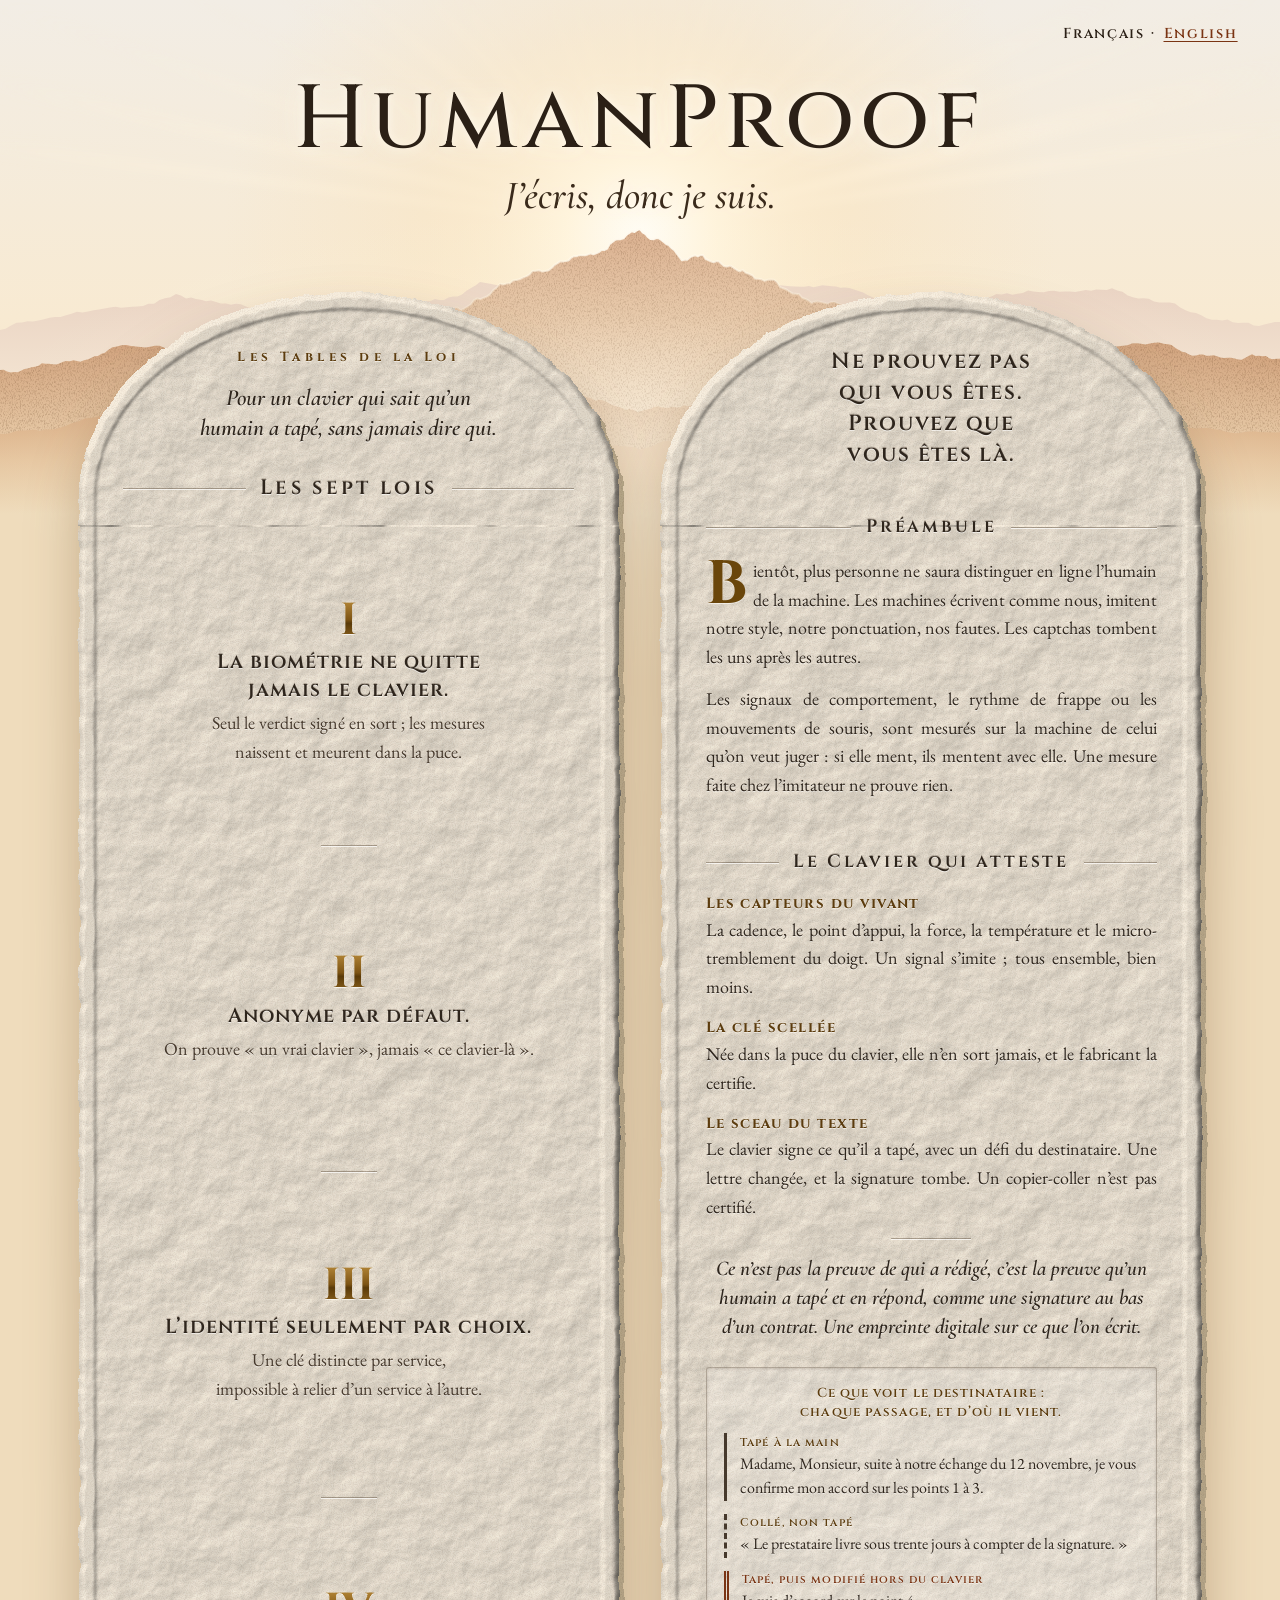
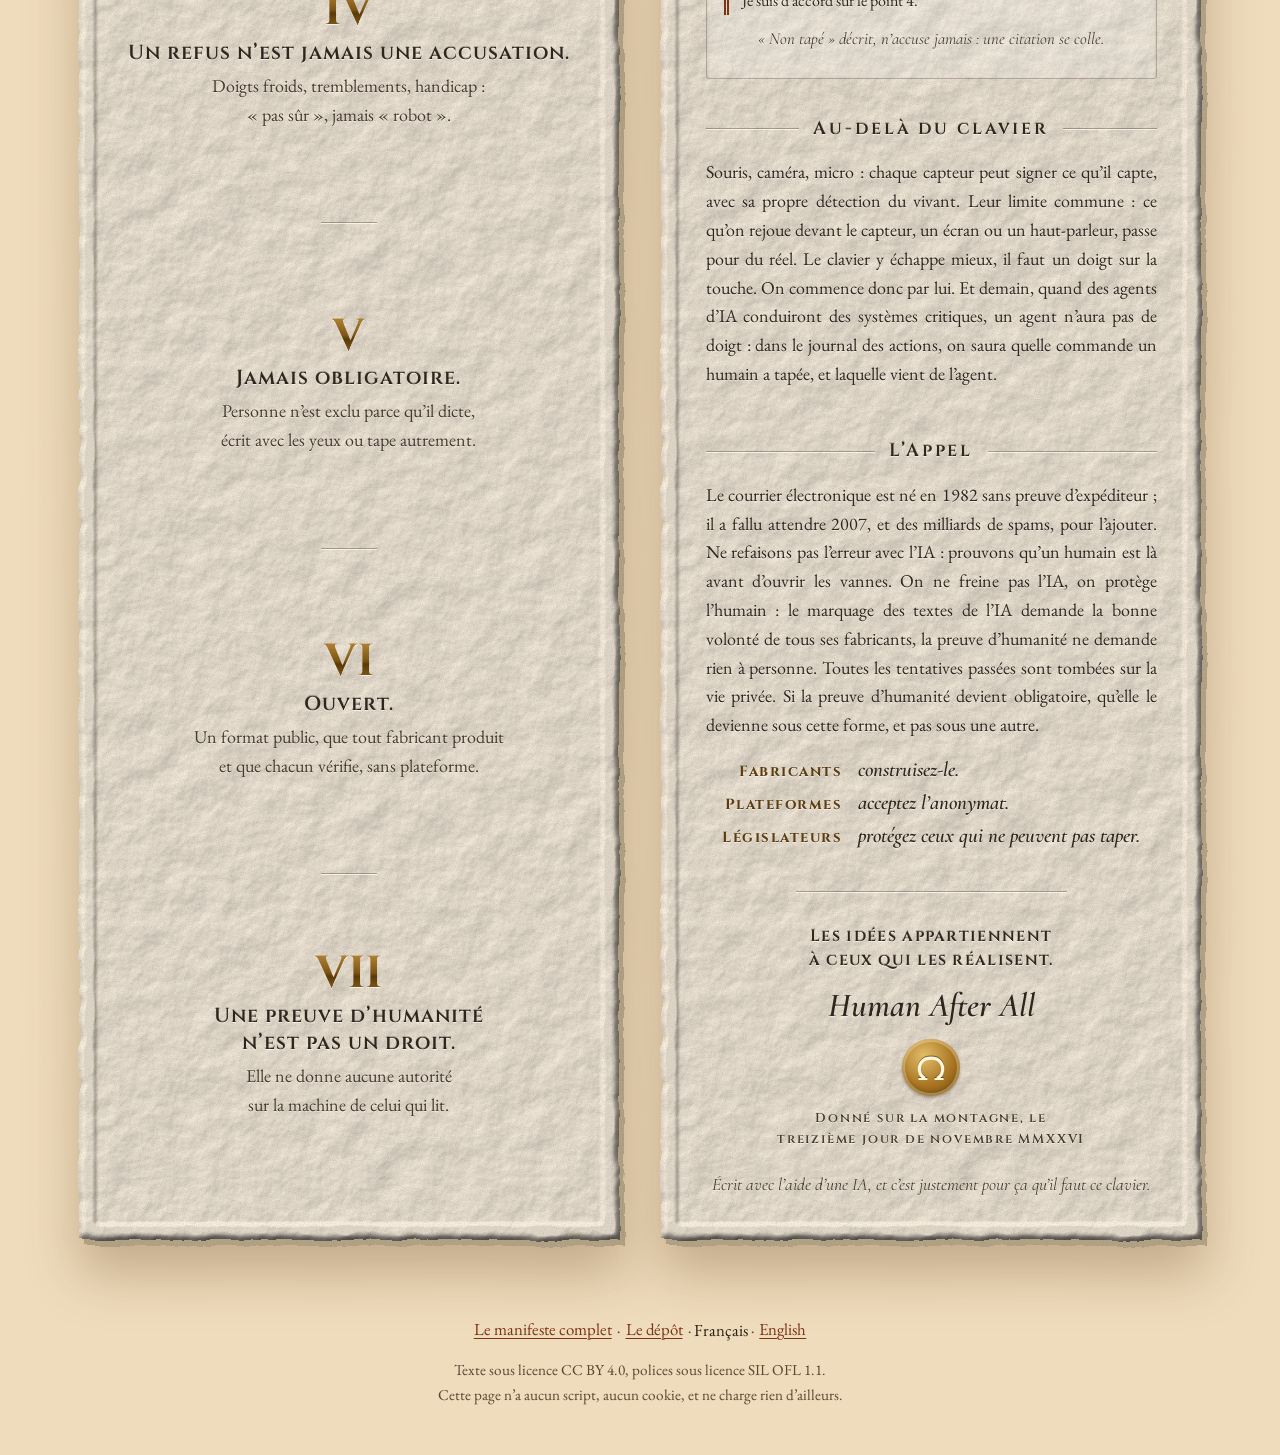
<file: docs/index.html>
<!doctype html>
<html lang="fr">
<head>
  <meta charset="utf-8">
  <meta name="viewport" content="width=device-width, initial-scale=1">
  <meta http-equiv="Content-Security-Policy" content="default-src 'none'; style-src 'self'; font-src 'self'; img-src 'self'; base-uri 'none'; form-action 'none'">
  <meta name="referrer" content="no-referrer">
  <meta name="color-scheme" content="light">
  <title>HumanProof — J’écris, donc je suis</title>
  <meta name="description" content="Manifeste pour un clavier qui sait qu’un humain a tapé, sans jamais dire qui.">
  <meta property="og:title" content="HumanProof — J’écris, donc je suis">
  <meta property="og:description" content="Manifeste pour un clavier qui sait qu’un humain a tapé, sans jamais dire qui.">
  <meta property="og:type" content="website">
  <meta property="og:url" content="https://vpan-utbm.github.io/knock-knock/">
  <meta property="og:image" content="https://vpan-utbm.github.io/knock-knock/banner-fr.png">
  <meta name="twitter:card" content="summary_large_image">
  <link rel="alternate" hreflang="en" href="en.html">
  <link rel="stylesheet" href="style.css">
</head>
<body>
  <header class="sky">
    <nav class="lang"><span aria-current="page">Français</span>&nbsp;· <a href="en.html" hreflang="en" lang="en">English</a></nav>
    <h1>HumanProof</h1>
    <p class="tagline">J’écris, donc je suis.</p>
  </header>

  <main class="tables">
    <div class="tablet tablet-law">
      <div class="field">
        <div class="crown">
          <p class="kicker">Les Tables de la Loi</p>
          <p class="subtitle">Pour un clavier qui sait qu’un humain a tapé, sans jamais dire qui.</p>
        </div>
        <section class="laws" aria-labelledby="h-laws">
          <h2 id="h-laws">Les sept lois</h2>
          <ol>
            <li><span class="num" aria-hidden="true">I</span><span class="law"><span class="visually-hidden">I. </span>La biométrie ne quitte jamais le clavier.</span><span class="gloss-line">Seul le verdict signé en sort ; les mesures naissent et meurent dans la puce.</span></li>
            <li><span class="num" aria-hidden="true">II</span><span class="law"><span class="visually-hidden">II. </span>Anonyme par défaut.</span><span class="gloss-line">On prouve « un vrai clavier », jamais « ce clavier-là ».</span></li>
            <li><span class="num" aria-hidden="true">III</span><span class="law"><span class="visually-hidden">III. </span>L’identité seulement par choix.</span><span class="gloss-line">Une clé distincte par service, impossible à relier d’un service à l’autre.</span></li>
            <li><span class="num" aria-hidden="true">IV</span><span class="law"><span class="visually-hidden">IV. </span>Un refus n’est jamais une accusation.</span><span class="gloss-line">Doigts froids, tremblements, handicap : « pas sûr », jamais « robot ».</span></li>
            <li><span class="num" aria-hidden="true">V</span><span class="law"><span class="visually-hidden">V. </span>Jamais obligatoire.</span><span class="gloss-line">Personne n’est exclu parce qu’il dicte, écrit avec les yeux ou tape autrement.</span></li>
            <li><span class="num" aria-hidden="true">VI</span><span class="law"><span class="visually-hidden">VI. </span>Ouvert.</span><span class="gloss-line">Un format public, que tout fabricant produit et que chacun vérifie, sans plateforme.</span></li>
            <li><span class="num" aria-hidden="true">VII</span><span class="law"><span class="visually-hidden">VII. </span>Une preuve d’humanité n’est pas un droit.</span><span class="gloss-line">Elle ne donne aucune autorité sur la machine de celui qui lit.</span></li>
          </ol>
        </section>
      </div>
    </div>

    <div class="tablet tablet-word">
      <div class="field">
        <div class="crown">
          <p class="slogan"><span>Ne prouvez pas qui vous êtes.</span> <span>Prouvez que vous êtes là.</span></p>
        </div>
        <section aria-labelledby="h-preamble">
          <h2 id="h-preamble">Préambule</h2>
          <p class="lettrine">Bientôt, plus personne ne saura distinguer en ligne l’humain de la machine. Les machines écrivent comme nous, imitent notre style, notre ponctuation, nos fautes. Les captchas tombent les uns après les autres.</p>
          <p>Les signaux de comportement, le rythme de frappe ou les mouvements de souris, sont mesurés sur la machine de celui qu’on veut juger : si elle ment, ils mentent avec elle. Une mesure faite chez l’imitateur ne prouve rien.</p>
        </section>
        <section aria-labelledby="h-keyboard">
          <h2 id="h-keyboard">Le Clavier qui atteste</h2>
          <div class="steles">
            <div class="stele"><h3>Les capteurs du vivant</h3><p>La cadence, le point d’appui, la force, la température et le micro-tremblement du doigt. Un signal s’imite ; tous ensemble, bien moins.</p></div>
            <div class="stele"><h3>La clé scellée</h3><p>Née dans la puce du clavier, elle n’en sort jamais, et le fabricant la certifie.</p></div>
            <div class="stele"><h3>Le sceau du texte</h3><p>Le clavier signe ce qu’il a tapé, avec un défi du destinataire. Une lettre changée, et la signature tombe. Un copier-coller n’est pas certifié.</p></div>
          </div>
          <p class="gloss">Ce n’est pas la preuve de qui a rédigé, c’est la preuve qu’un humain a tapé et en répond, comme une signature au bas d’un contrat. Une empreinte digitale sur ce que l’on écrit.</p>
          <figure class="proofmap">
            <figcaption>Ce que voit le destinataire : chaque passage, et d’où il vient.</figcaption>
            <p class="pm pm-typed"><span class="pm-tag">Tapé à la main</span> Madame, Monsieur, suite à notre échange du 12 novembre, je vous confirme mon accord sur les points 1 à 3.</p>
            <p class="pm pm-pasted"><span class="pm-tag">Collé, non tapé</span> « Le prestataire livre sous trente jours à compter de la signature. »</p>
            <p class="pm pm-altered"><span class="pm-tag">Tapé, puis modifié hors du clavier</span> Je suis d’accord sur le point 4.</p>
            <p class="pm-note">« Non tapé » décrit, n’accuse jamais : une citation se colle.</p>
          </figure>
        </section>
        <section aria-labelledby="h-beyond">
          <h2 id="h-beyond">Au-delà du clavier</h2>
          <p>Souris, caméra, micro : chaque capteur peut signer ce qu’il capte, avec sa propre détection du vivant. Leur limite commune : ce qu’on rejoue devant le capteur, un écran ou un haut-parleur, passe pour du réel. Le clavier y échappe mieux, il faut un doigt sur la touche. On commence donc par lui. Et demain, quand des agents d’IA conduiront des systèmes critiques, un agent n’aura pas de doigt : dans le journal des actions, on saura quelle commande un humain a tapée, et laquelle vient de l’agent.</p>
        </section>
        <section aria-labelledby="h-call">
          <h2 id="h-call">L’Appel</h2>
          <p>Le courrier électronique est né en 1982 sans preuve d’expéditeur ; il a fallu attendre 2007, et des milliards de spams, pour l’ajouter. Ne refaisons pas l’erreur avec l’IA : prouvons qu’un humain est là avant d’ouvrir les vannes. On ne freine pas l’IA, on protège l’humain : le marquage des textes de l’IA demande la bonne volonté de tous ses fabricants, la preuve d’humanité ne demande rien à personne. Toutes les tentatives passées sont tombées sur la vie privée. Si la preuve d’humanité devient obligatoire, qu’elle le devienne sous cette forme, et pas sous une autre.</p>
          <dl class="decree">
            <dt>Fabricants</dt><dd>construisez-le.</dd>
            <dt>Plateformes</dt><dd>acceptez l’anonymat.</dd>
            <dt>Législateurs</dt><dd>protégez ceux qui ne peuvent pas taper.</dd>
          </dl>
        </section>
        <div class="colophon">
          <p class="maxim">Les idées appartiennent à ceux qui les réalisent.</p>
          <p class="signature">Human After All</p>
          <div class="seal" aria-hidden="true"></div>
          <p class="date">Donné sur la montagne, le treizième jour de novembre MMXXVI</p>
          <p class="aveu">Écrit avec l’aide d’une IA, et c’est justement pour ça qu’il faut ce clavier.</p>
        </div>
      </div>
    </div>
  </main>

  <footer class="foot">
    <p class="links"><a href="https://github.com/vpan-utbm/knock-knock/blob/main/MANIFESTE.md">Le manifeste complet</a>&nbsp;· <a href="https://github.com/vpan-utbm/knock-knock">Le dépôt</a>&nbsp;· <span aria-current="page">Français</span>&nbsp;· <a href="en.html" hreflang="en" lang="en">English</a></p>
    <p class="fine">Texte sous licence CC BY 4.0, polices sous licence SIL OFL 1.1. Cette page n’a aucun script, aucun cookie, et ne charge rien d’ailleurs.</p>
  </footer>
</body>
</html>
</file>
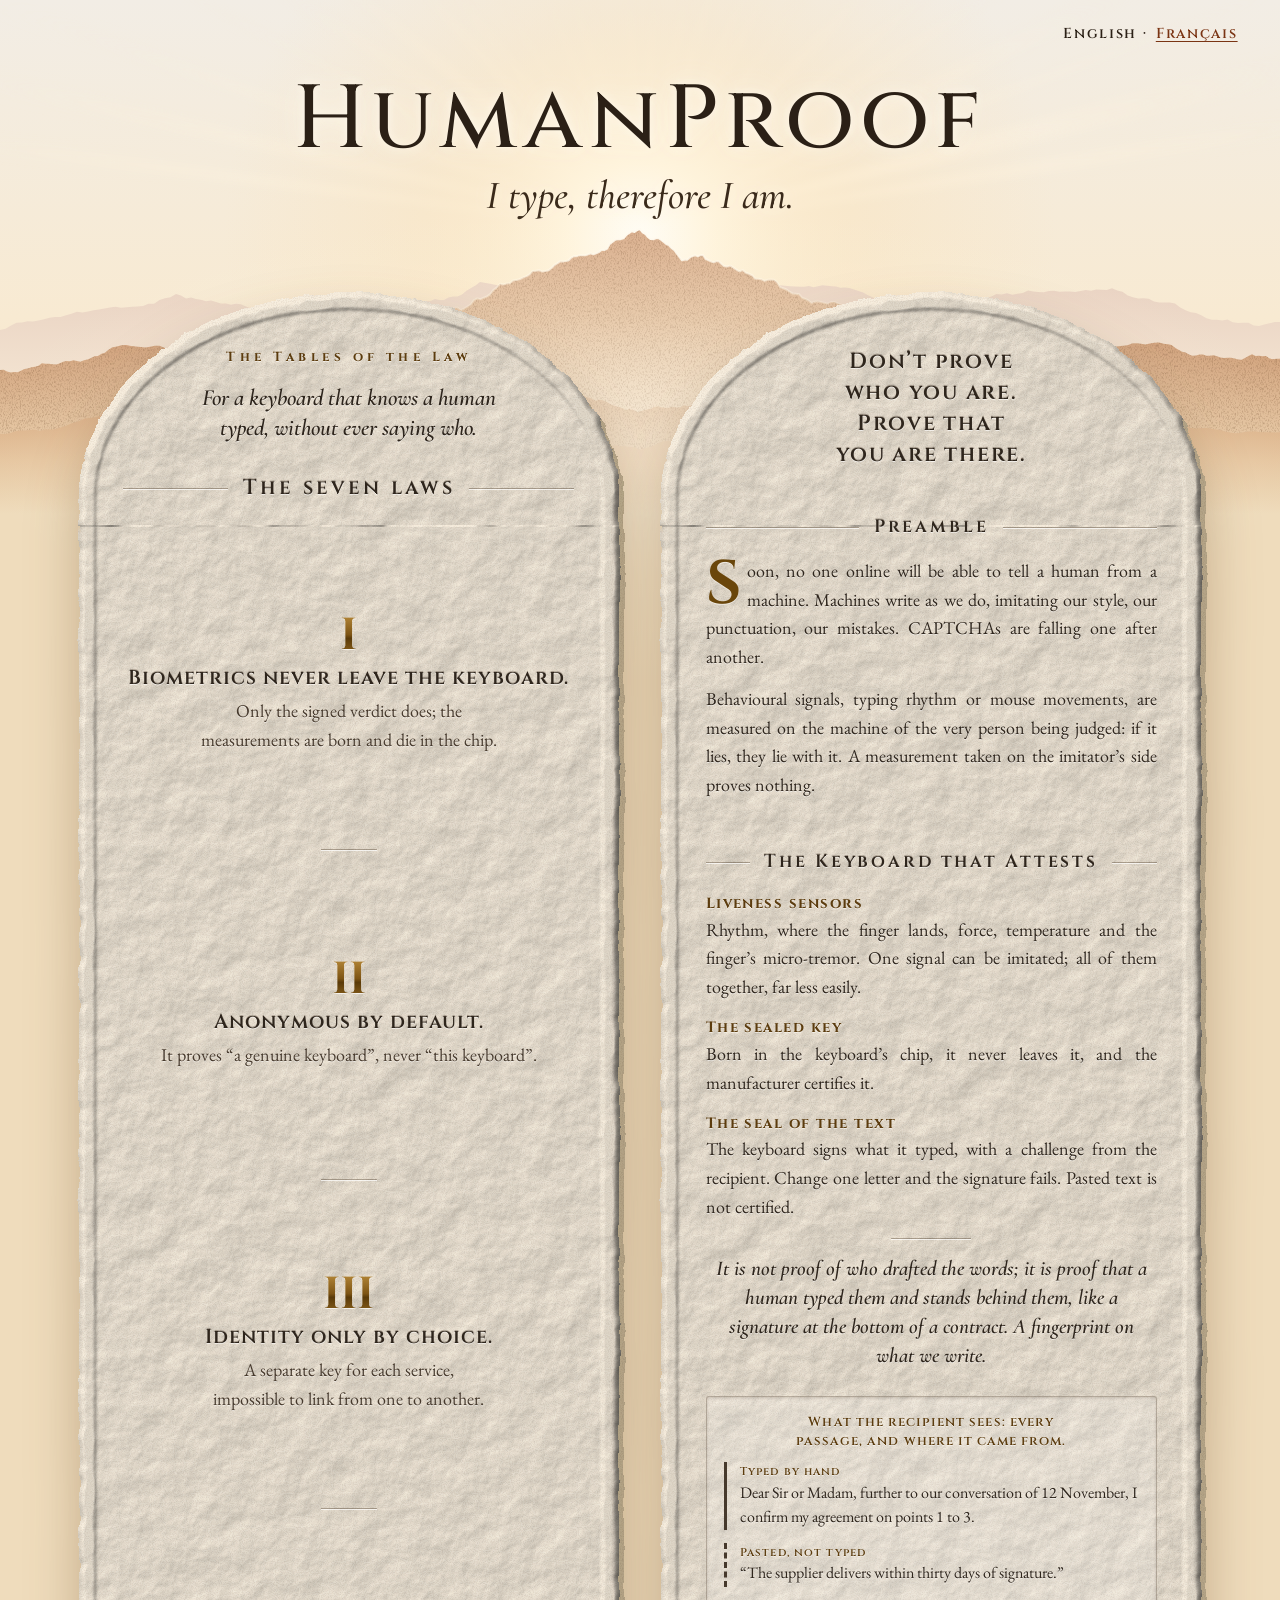
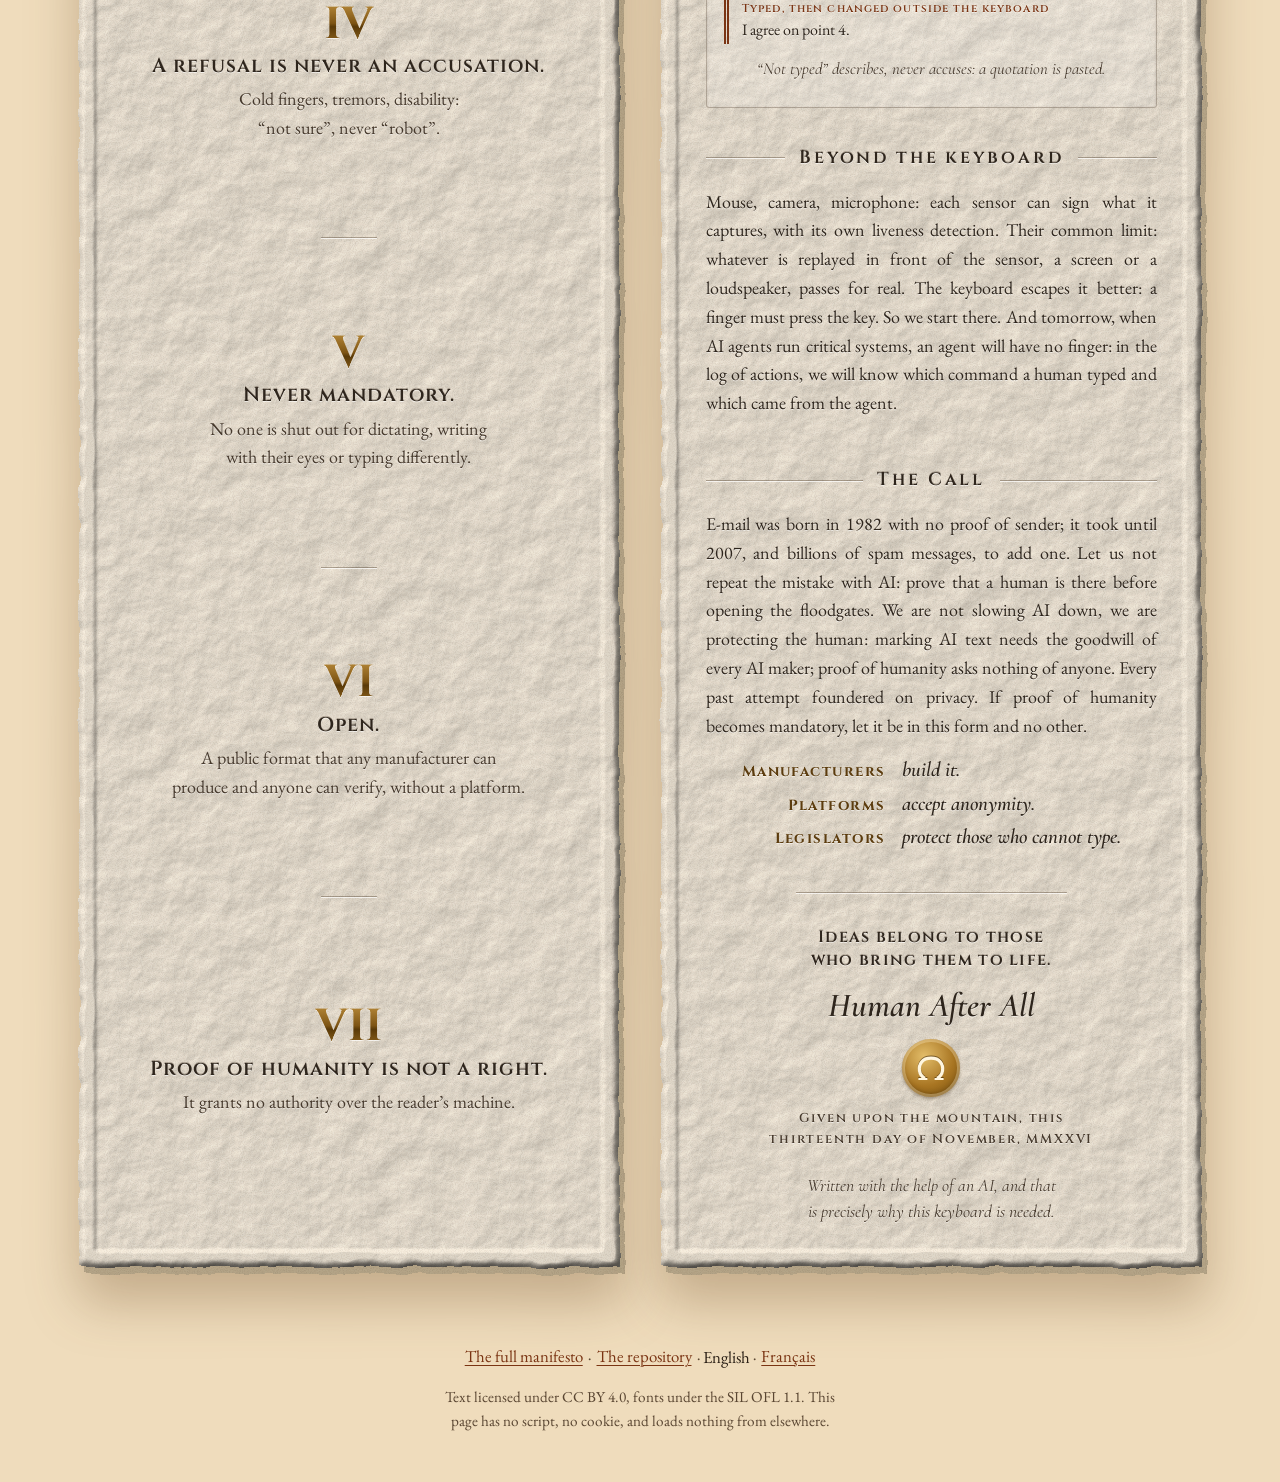
<file: docs/en.html>
<!doctype html>
<html lang="en-GB">
<head>
  <meta charset="utf-8">
  <meta name="viewport" content="width=device-width, initial-scale=1">
  <meta http-equiv="Content-Security-Policy" content="default-src 'none'; style-src 'self'; font-src 'self'; img-src 'self'; base-uri 'none'; form-action 'none'">
  <meta name="referrer" content="no-referrer">
  <meta name="color-scheme" content="light">
  <title>HumanProof — I type, therefore I am</title>
  <meta name="description" content="A manifesto for a keyboard that knows a human typed, without ever saying who.">
  <meta property="og:title" content="HumanProof — I type, therefore I am">
  <meta property="og:description" content="A manifesto for a keyboard that knows a human typed, without ever saying who.">
  <meta property="og:type" content="website">
  <meta property="og:url" content="https://vpan-utbm.github.io/knock-knock/en.html">
  <meta property="og:image" content="https://vpan-utbm.github.io/knock-knock/banner-en.png">
  <meta name="twitter:card" content="summary_large_image">
  <link rel="alternate" hreflang="fr" href="index.html">
  <link rel="stylesheet" href="style.css">
</head>
<body>
  <header class="sky">
    <nav class="lang"><span aria-current="page">English</span>&nbsp;· <a href="index.html" hreflang="fr" lang="fr">Français</a></nav>
    <h1>HumanProof</h1>
    <p class="tagline">I type, therefore I am.</p>
  </header>

  <main class="tables">
    <div class="tablet tablet-law">
      <div class="field">
        <div class="crown">
          <p class="kicker">The Tables of the Law</p>
          <p class="subtitle">For a keyboard that knows a human typed, without ever saying who.</p>
        </div>
        <section class="laws" aria-labelledby="h-laws">
          <h2 id="h-laws">The seven laws</h2>
          <ol>
            <li><span class="num" aria-hidden="true">I</span><span class="law"><span class="visually-hidden">I. </span>Biometrics never leave the keyboard.</span><span class="gloss-line">Only the signed verdict does; the measurements are born and die in the chip.</span></li>
            <li><span class="num" aria-hidden="true">II</span><span class="law"><span class="visually-hidden">II. </span>Anonymous by default.</span><span class="gloss-line">It proves “a genuine keyboard”, never “this keyboard”.</span></li>
            <li><span class="num" aria-hidden="true">III</span><span class="law"><span class="visually-hidden">III. </span>Identity only by choice.</span><span class="gloss-line">A separate key for each service, impossible to link from one to another.</span></li>
            <li><span class="num" aria-hidden="true">IV</span><span class="law"><span class="visually-hidden">IV. </span>A refusal is never an accusation.</span><span class="gloss-line">Cold fingers, tremors, disability: “not sure”, never “robot”.</span></li>
            <li><span class="num" aria-hidden="true">V</span><span class="law"><span class="visually-hidden">V. </span>Never mandatory.</span><span class="gloss-line">No one is shut out for dictating, writing with their eyes or typing differently.</span></li>
            <li><span class="num" aria-hidden="true">VI</span><span class="law"><span class="visually-hidden">VI. </span>Open.</span><span class="gloss-line">A public format that any manufacturer can produce and anyone can verify, without a platform.</span></li>
            <li><span class="num" aria-hidden="true">VII</span><span class="law"><span class="visually-hidden">VII. </span>Proof of humanity is not a right.</span><span class="gloss-line">It grants no authority over the reader’s machine.</span></li>
          </ol>
        </section>
      </div>
    </div>

    <div class="tablet tablet-word">
      <div class="field">
        <div class="crown">
          <p class="slogan"><span>Don’t prove who you are.</span> <span>Prove that you are there.</span></p>
        </div>
        <section aria-labelledby="h-preamble">
          <h2 id="h-preamble">Preamble</h2>
          <p class="lettrine">Soon, no one online will be able to tell a human from a machine. Machines write as we do, imitating our style, our punctuation, our mistakes. CAPTCHAs are falling one after another.</p>
          <p>Behavioural signals, typing rhythm or mouse movements, are measured on the machine of the very person being judged: if it lies, they lie with it. A measurement taken on the imitator’s side proves nothing.</p>
        </section>
        <section aria-labelledby="h-keyboard">
          <h2 id="h-keyboard">The Keyboard that Attests</h2>
          <div class="steles">
            <div class="stele"><h3>Liveness sensors</h3><p>Rhythm, where the finger lands, force, temperature and the finger’s micro-tremor. One signal can be imitated; all of them together, far less easily.</p></div>
            <div class="stele"><h3>The sealed key</h3><p>Born in the keyboard’s chip, it never leaves it, and the manufacturer certifies it.</p></div>
            <div class="stele"><h3>The seal of the text</h3><p>The keyboard signs what it typed, with a challenge from the recipient. Change one letter and the signature fails. Pasted text is not certified.</p></div>
          </div>
          <p class="gloss">It is not proof of who drafted the words; it is proof that a human typed them and stands behind them, like a signature at the bottom of a contract. A fingerprint on what we write.</p>
          <figure class="proofmap">
            <figcaption>What the recipient sees: every passage, and where it came from.</figcaption>
            <p class="pm pm-typed"><span class="pm-tag">Typed by hand</span> Dear Sir or Madam, further to our conversation of 12 November, I confirm my agreement on points 1 to 3.</p>
            <p class="pm pm-pasted"><span class="pm-tag">Pasted, not typed</span> “The supplier delivers within thirty days of signature.”</p>
            <p class="pm pm-altered"><span class="pm-tag">Typed, then changed outside the keyboard</span> I agree on point 4.</p>
            <p class="pm-note">“Not typed” describes, never accuses: a quotation is pasted.</p>
          </figure>
        </section>
        <section aria-labelledby="h-beyond">
          <h2 id="h-beyond">Beyond the keyboard</h2>
          <p>Mouse, camera, microphone: each sensor can sign what it captures, with its own liveness detection. Their common limit: whatever is replayed in front of the sensor, a screen or a loudspeaker, passes for real. The keyboard escapes it better: a finger must press the key. So we start there. And tomorrow, when AI agents run critical systems, an agent will have no finger: in the log of actions, we will know which command a human typed and which came from the agent.</p>
        </section>
        <section aria-labelledby="h-call">
          <h2 id="h-call">The Call</h2>
          <p>E-mail was born in 1982 with no proof of sender; it took until 2007, and billions of spam messages, to add one. Let us not repeat the mistake with AI: prove that a human is there before opening the floodgates. We are not slowing AI down, we are protecting the human: marking AI text needs the goodwill of every AI maker; proof of humanity asks nothing of anyone. Every past attempt foundered on privacy. If proof of humanity becomes mandatory, let it be in this form and no other.</p>
          <dl class="decree">
            <dt>Manufacturers</dt><dd>build it.</dd>
            <dt>Platforms</dt><dd>accept anonymity.</dd>
            <dt>Legislators</dt><dd>protect those who cannot type.</dd>
          </dl>
        </section>
        <div class="colophon">
          <p class="maxim">Ideas belong to those who bring them to life.</p>
          <p class="signature">Human After All</p>
          <div class="seal" aria-hidden="true"></div>
          <p class="date">Given upon the mountain, this thirteenth day of November, MMXXVI</p>
          <p class="aveu">Written with the help of an AI, and that is precisely why this keyboard is needed.</p>
        </div>
      </div>
    </div>
  </main>

  <footer class="foot">
    <p class="links"><a href="https://github.com/vpan-utbm/knock-knock/blob/main/MANIFESTO.md">The full manifesto</a>&nbsp;· <a href="https://github.com/vpan-utbm/knock-knock">The repository</a>&nbsp;· <span aria-current="page">English</span>&nbsp;· <a href="index.html" hreflang="fr" lang="fr">Français</a></p>
    <p class="fine">Text licensed under CC BY 4.0, fonts under the SIL OFL 1.1. This page has no script, no cookie, and loads nothing from elsewhere.</p>
  </footer>
</body>
</html>
</file>
<file: docs/style.css>
/* HumanProof: the whole manifesto carved on two Tables of the Law, standing on Sinai at dawn.
   No script, no third-party request: fonts are self-hosted (SIL OFL), art is local SVG. */

@font-face { font-family: "Cinzel"; src: url("fonts/Cinzel.ttf") format("truetype"); font-weight: 400 900; font-display: swap; }
@font-face { font-family: "EB Garamond"; src: url("fonts/EBGaramond.ttf") format("truetype"); font-weight: 400 800; font-style: normal; font-display: swap; }
@font-face { font-family: "Cormorant"; src: url("fonts/Cormorant-Italic.ttf") format("truetype"); font-weight: 300 700; font-style: italic; font-display: swap; }

:root {
  --sky-top: #f2ede5;
  --sky-mid: #f8ead2;
  --sky-low: #f6dbb0;
  --sand: #efdcbc;
  --ink: #2b2016;
  --ink-soft: #5a4632;
  --link: #7a3413;
  --carve: #2e251c;
  --carve-soft: #46392c;
  --bronze: #5c3c0e;
  --gilt: linear-gradient(180deg, #b88a3a 0%, #7d5414 46%, #5a3a08 54%, #9a6d24 100%);
  --incised: 0 1px 0 rgba(255, 255, 255, 0.55);
  --incised-deep: 0 -1px 0 rgba(45, 30, 15, 0.3), 0 1px 0 rgba(255, 255, 255, 0.6);
  --rule: linear-gradient(rgba(70, 52, 32, 0.38) 50%, rgba(255, 255, 255, 0.7) 50%);
  --roman: "Cinzel", "Trajan Pro", Georgia, serif;
  --book: "EB Garamond", Garamond, Georgia, serif;
  --italic: "Cormorant", "EB Garamond", Garamond, Georgia, serif;
  color-scheme: light;
}

* { box-sizing: border-box; }

html { background: var(--sand); }

body {
  margin: 0;
  color: var(--ink);
  font-family: var(--book);
  font-size: 1.125rem;
  line-height: 1.6;
  background: var(--sand);
  overflow-x: clip;
}

a { color: var(--link); text-underline-offset: 0.2em; text-decoration-thickness: 1px; }
a:hover { color: #4f1f08; text-decoration-thickness: 2px; }
a:focus-visible { outline: 2px solid var(--link); outline-offset: 3px; border-radius: 2px; }

/* read by screen readers, not shown (the gilded numeral is decorative) */
.visually-hidden { position: absolute; width: 1px; height: 1px; overflow: hidden; clip-path: inset(50%); white-space: nowrap; }

/* ---- The sky: dawn breaking behind the summit ---- */

.sky {
  padding: 1rem 1rem max(28%, 19rem);
  text-align: center;
  background:
    url("sinai.svg") center bottom / max(100%, 1100px) auto no-repeat,
    linear-gradient(var(--sky-top), var(--sky-mid) 55%, var(--sky-low));
}

.lang {
  max-width: 75rem;
  margin: 0 auto 1.4rem;
  text-align: right;
  font-family: var(--roman);
  font-size: 0.9rem;
  font-weight: 600;
  letter-spacing: 0.12em;
  color: var(--ink);
}
.lang a { color: var(--link); }
.lang a, .links a { display: inline-block; padding: 0.35rem 0.15rem; }

h1 {
  margin: 0;
  font-family: var(--roman);
  font-weight: 500;
  font-size: clamp(2.5rem, 8.4vw, 5.6rem);
  line-height: 1.05;
  letter-spacing: 0.07em;
  color: var(--ink);
  text-shadow: 0 0 2rem rgba(255, 250, 238, 0.95), 0 0 0.6rem rgba(255, 250, 238, 0.9);
}

.tagline {
  margin: 0.3rem 0 0;
  font-family: var(--italic);
  font-style: italic;
  font-weight: 500;
  font-size: clamp(1.6rem, 4.6vw, 2.5rem);
  line-height: 1.2;
  color: #3a2a1b;
  text-shadow: 0 0 1.2rem rgba(255, 250, 238, 0.95);
}

/* ---- The two Tables of the Law ---- */

.tables {
  position: relative;
  display: grid;
  grid-template-columns: repeat(2, minmax(0, 35rem));
  justify-content: center;
  gap: 1.4rem;
  margin-top: min(-23%, -16rem);
  padding: 0 1rem 2rem;
}

/* the light of the summit spilling round the crowns */
.tables::before {
  content: "";
  position: absolute;
  top: -5rem;
  left: 50%;
  width: min(84rem, 160%);
  height: 30rem;
  transform: translateX(-50%);
  background: radial-gradient(closest-side, rgba(255, 251, 240, 0.5), rgba(255, 246, 226, 0.2) 55%, transparent);
  pointer-events: none;
}

/* the slab is drawn in SVG, in three pieces cut from one 600 x 940 drawing and scaled to the tablet's width:
   the crown and the base keep their shape, the body repeats in between (margins in % follow the width), so the
   drawing never stretches and costs the same whatever the tablet's height */
.tablet {
  position: relative;
  z-index: 1;
  background:
    url("tablet-crown.svg") top / 100% auto no-repeat,
    url("tablet-base.svg") bottom / 100% auto no-repeat;
  filter: drop-shadow(0 1.8rem 1.6rem rgba(96, 58, 22, 0.3));
}
.tablet::before {
  content: "";
  position: absolute;
  inset: 0;
  z-index: -1;
  margin: 43.333% 0 13.333%;
  background: url("tablet-body.svg") top / 100% auto repeat-y;
  /* the crown and the base run under both ends: fading the ends makes the joins dissolve into the stone */
  mask-image: linear-gradient(transparent, #000 7px, #000 calc(100% - 7px), transparent);
}

/* the text sits in the sunken field, inside the rim */
.field {
  display: flex;
  flex-direction: column;
  height: 100%;
  padding: 4rem 3.4rem 3.4rem;
  color: var(--carve);
  text-shadow: var(--incised);
}

.crown { max-width: 23rem; margin: 0 auto 2rem; text-align: center; }

.kicker {
  margin: 0 0 0.9rem;
  font-family: var(--roman);
  font-weight: 700;
  font-size: 0.82rem;
  letter-spacing: 0.34em;
  color: var(--bronze);
}

.subtitle {
  margin: 0;
  font-family: var(--italic);
  font-style: italic;
  font-weight: 600;
  font-size: 1.45rem;
  line-height: 1.3;
  text-wrap: balance;
}

.slogan {
  margin: 0.4rem 0 0;
  font-family: var(--roman);
  font-weight: 600;
  font-size: 1.36rem;
  line-height: 1.42;
  letter-spacing: 0.08em;
  text-shadow: var(--incised-deep);
}
.slogan span { display: block; text-wrap: balance; }
.tablet-word .crown { max-width: 21rem; }

.field h2 {
  display: flex;
  align-items: center;
  gap: 0.9rem;
  margin: 0 0 1.1rem;
  font-family: var(--roman);
  font-weight: 600;
  font-size: 1.12rem;
  line-height: 1.3;
  letter-spacing: 0.16em;
  text-align: center;
  text-shadow: var(--incised-deep);
}
.field h2::before, .field h2::after { content: ""; flex: 1 1 1.2rem; height: 2px; background: var(--rule); }

.field section + section { margin-top: 2.4rem; }

/* ---- Left tablet: the seven laws ---- */

.laws { display: flex; flex: 1; flex-direction: column; }
.laws h2 { font-size: 1.3rem; }

.laws ol {
  display: flex;
  flex: 1;
  flex-direction: column;
  list-style: none;
  margin: 0;
  padding: 0;
  text-align: center;
}

.laws li { display: flex; flex: 1; flex-direction: column; justify-content: center; padding: 1.4rem 0; }
.laws li + li { background: var(--rule) center top / 3.5rem 2px no-repeat; }

.num {
  display: block;
  margin: 0 auto 0.35rem;
  font-family: var(--roman);
  font-weight: 700;
  font-size: 2.8rem;
  line-height: 1;
  color: transparent;
  background: var(--gilt);
  -webkit-background-clip: text;
  background-clip: text;
  text-shadow: none;
  filter: drop-shadow(0 1px 0 rgba(255, 255, 255, 0.7));
}

.law {
  display: block;
  font-family: var(--roman);
  font-weight: 600;
  font-size: 1.24rem;
  line-height: 1.38;
  letter-spacing: 0.05em;
  text-wrap: balance;
  text-shadow: var(--incised-deep);
}

.gloss-line { display: block; max-width: 25rem; margin: 0.3rem auto 0; color: var(--carve-soft); text-wrap: balance; }

/* ---- Right tablet: the word ---- */

.tablet-word p { margin: 0 0 0.8rem; }
.tablet-word section > p:not(.gloss), .stele p { text-align: justify; hyphens: auto; }

.lettrine::first-letter {
  float: left;
  margin: 0.05em 0.1em 0 0;
  font-family: var(--roman);
  font-weight: 700;
  font-size: 3.4em;
  line-height: 0.82;
  color: #6a460b;
}

.steles { display: grid; gap: 0.9rem; margin: 0 0 1rem; }
.stele h3 {
  margin: 0;
  font-family: var(--roman);
  font-weight: 700;
  font-size: 0.92rem;
  letter-spacing: 0.1em;
  color: var(--bronze);
}
.stele p { margin: 0; }

/* The provenance map: an inset cartouche; each passage says in words where it came from (never colour alone). */
.proofmap { margin: 1.6rem 0 0; padding: 1rem 1.1rem 0.9rem; border: 1px solid rgba(70, 52, 32, 0.32); border-radius: 3px; background: rgba(255, 255, 255, 0.16); box-shadow: inset 0 1px 3px rgba(45, 30, 15, 0.18); }
.proofmap figcaption { margin: 0 0 0.7rem; font-family: var(--roman); font-weight: 600; font-size: 0.82rem; line-height: 1.45; letter-spacing: 0.08em; text-align: center; color: var(--bronze); text-wrap: balance; }
.pm { margin: 0.65rem 0 0; padding: 0.1rem 0 0.1rem 0.8rem; font-size: 1rem; line-height: 1.5; border-left: 3px solid var(--carve-soft); }
.pm-pasted { border-left-style: dashed; }
.pm-altered { border-left: 5px double var(--link); }
.pm-tag { display: block; font-family: var(--roman); font-weight: 600; font-size: 0.7rem; letter-spacing: 0.1em; color: var(--bronze); }
.pm-altered .pm-tag { color: var(--link); }
.pm-note { margin: 0.9rem 0 0; font-family: var(--italic); font-style: italic; font-size: 1.05rem; line-height: 1.4; text-align: center; color: var(--carve-soft); text-wrap: balance; }

.gloss {
  margin: 1.2rem 0 0;
  padding: 1rem 0.5rem 0;
  font-family: var(--italic);
  font-style: italic;
  font-weight: 600;
  font-size: 1.32rem;
  line-height: 1.38;
  text-align: center;
  background: var(--rule) center top / 5rem 2px no-repeat;
}

.decree { display: grid; grid-template-columns: auto 1fr; gap: 0.35rem 1rem; align-items: baseline; width: fit-content; margin: 1rem auto 0; }
.decree dt { font-family: var(--roman); font-weight: 700; font-size: 0.92rem; letter-spacing: 0.1em; color: var(--bronze); text-align: right; }
.decree dd { margin: 0; text-wrap: balance; font-family: var(--italic); font-style: italic; font-weight: 600; font-size: 1.3rem; line-height: 1.3; }

.colophon {
  margin-top: auto;
  padding-top: 2.6rem;
  text-align: center;
}
.colophon::before { content: ""; display: block; width: 60%; height: 2px; margin: 0 auto 2rem; background: var(--rule); }

.maxim { margin: 0 0 0.6rem; font-family: var(--roman); font-weight: 600; font-size: 1.02rem; line-height: 1.45; letter-spacing: 0.08em; text-wrap: balance; text-shadow: var(--incised-deep); }
.colophon .signature { margin: 0; font-family: var(--italic); font-style: italic; font-weight: 600; font-size: 2.1rem; line-height: 1.2; }

.seal {
  width: 3.6rem;
  height: 3.6rem;
  margin: 0.8rem auto;
  border-radius: 50%;
  background:
    url("seal-omega.svg") center / 62% auto no-repeat,
    radial-gradient(circle at 38% 30%, #e3bd69, #a87522 55%, #6e4a0c);
  box-shadow: inset 0 0 0 3px rgba(255, 236, 190, 0.35), inset 0 -3px 5px rgba(50, 30, 5, 0.4), 0 2px 3px rgba(60, 40, 15, 0.35);
}

.colophon .aveu { margin: 1.4rem 0 0; font-family: var(--italic); font-style: italic; font-size: 1.1rem; line-height: 1.5; color: var(--carve-soft); text-wrap: balance; }
.colophon .date { margin: 0; font-family: var(--roman); font-weight: 600; font-size: 0.8rem; line-height: 1.6; letter-spacing: 0.14em; color: var(--carve-soft); text-wrap: balance; }

/* ---- At the foot of the mountain ---- */

.foot { max-width: 46rem; margin: 0 auto; padding: 1.6rem 1rem 3rem; text-align: center; color: var(--ink-soft); }
.links { margin: 0 0 0.6rem; font-size: 1.05rem; text-wrap: balance; }
.links [aria-current] { color: var(--ink); }
.fine { margin: 0; font-size: 0.95rem; text-wrap: balance; }

/* ---- One tablet after the other on narrow screens ---- */

@media (max-width: 60rem) {
  .tables { grid-template-columns: minmax(0, 35rem); gap: 2.4rem; }
}

@media (max-width: 30rem) {
  body { font-size: 1.0625rem; }
  .lang { text-align: center; margin-bottom: 1rem; }
  .tables { margin-top: -13.5rem; padding: 0 1rem 1.5rem; }
  .field { padding: 4.6rem 2.4rem 2.6rem 2.2rem; }
  .kicker { font-size: 0.78rem; letter-spacing: 0.16em; }
  .crown { max-width: 17rem; margin-bottom: 1.4rem; }
  .tablet-word .crown { max-width: 15rem; }
  .subtitle { font-size: 1.3rem; }
  .slogan { font-size: 1.08rem; }
  .field h2 { display: block; padding-bottom: 0.7rem; font-size: 1rem; letter-spacing: 0.12em; text-wrap: balance; background: var(--rule) center bottom / 3.5rem 2px no-repeat; }
  .field h2::before, .field h2::after { content: none; }
  .laws h2 { font-size: 1.1rem; }
  .law { font-size: 1.05rem; }
  .tablet-word section > p:not(.gloss), .stele p { text-align: left; }
  .decree { grid-template-columns: 1fr; gap: 0; text-align: center; }
  .decree dt { text-align: center; margin-top: 0.6rem; }
}
</file>
